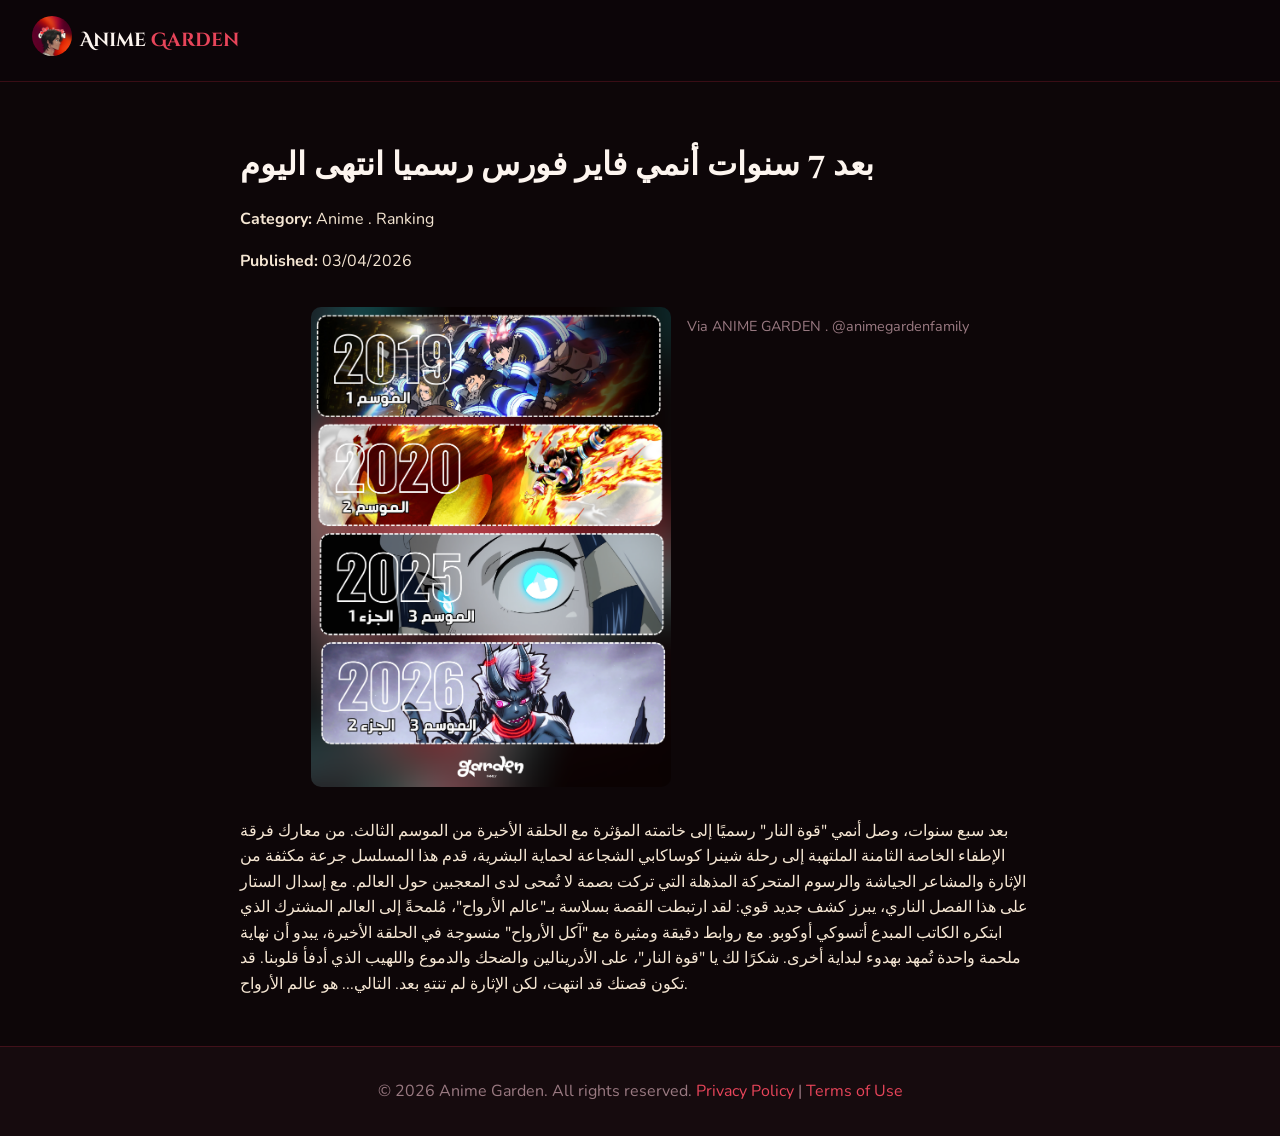
<file: fireforce.html>
<!DOCTYPE html>
<html lang="en">
<head>
<meta charset="UTF-8">
<meta name="viewport" content="width=device-width, initial-scale=1.0">
<title>بعد 7 سنوات أنمي فاير فورس رسميا انتهى اليوم - Anime Garden</title>
<link href="https://fonts.googleapis.com/css2?family=Cinzel+Decorative:wght@700;900&family=Nunito:wght@400;600;700&family=Noto+Serif+JP:wght@400;700&display=swap" rel="stylesheet">
<link rel="stylesheet" href="styles.css">
<link rel="icon" href="logo1.png" type="image/png">
<meta name="description" content="أنميات مع
 أجزاء مؤكدة">
<meta property="og:title" content="One Piece - Anime Garden">
<meta property="og:description" content="بعد 7 سنوات أنمي فاير فورس رسميا انتهى اليوم">
<meta property="og:image" content="assets/news-hot.svg">
</head>
<body>
  <header>
    <a class="logo" href="index.html">
      <div class="logo-icon"><img src="logo1.png" alt="Anime Garden Logo"></div>
      <span class="logo-text">Anime <span>Garden</span></span>
    </a>
  </header>

  <main>
    <article class="news-detail">
      <h1>بعد 7 سنوات أنمي فاير فورس رسميا انتهى اليوم</h1>
      <p><strong>Category:</strong> Anime . Ranking</p>
      <p><strong>Published:</strong> 03/04/2026</p>
      <figure>
        <img src="hhh (4).png" alt="onepiece" class="news-image">
        
        <figcaption>Via ANIME GARDEN . @animegardenfamily</figcaption>
      </figure>

      <p>بعد سبع سنوات، وصل أنمي "قوة النار" رسميًا إلى خاتمته المؤثرة مع الحلقة الأخيرة من الموسم الثالث.

من معارك فرقة الإطفاء الخاصة الثامنة الملتهبة إلى رحلة شينرا كوساكابي الشجاعة لحماية البشرية، قدم هذا المسلسل جرعة مكثفة من الإثارة والمشاعر الجياشة والرسوم المتحركة المذهلة التي تركت بصمة لا تُمحى لدى المعجبين حول العالم.

مع إسدال الستار على هذا الفصل الناري، يبرز كشف جديد قوي: لقد ارتبطت القصة بسلاسة بـ"عالم الأرواح"، مُلمحةً إلى العالم المشترك الذي ابتكره الكاتب المبدع أتسوكي أوكوبو.

مع روابط دقيقة ومثيرة مع "آكل الأرواح" منسوجة في الحلقة الأخيرة، يبدو أن نهاية ملحمة واحدة تُمهد بهدوء لبداية أخرى. شكرًا لك يا "قوة النار"، على الأدرينالين والضحك والدموع واللهيب الذي أدفأ قلوبنا.

قد تكون قصتك قد انتهت، لكن الإثارة لم تنتهِ بعد.

التالي... هو عالم الأرواح.</p>
     

    </article>
  </main>

  <footer>
    <p>© 2026 Anime Garden. All rights reserved. <a href="privacy-policy.html">Privacy Policy</a> | <a href="terms.html">Terms of Use</a></p>
  </footer>
</body>
</html>
</file>
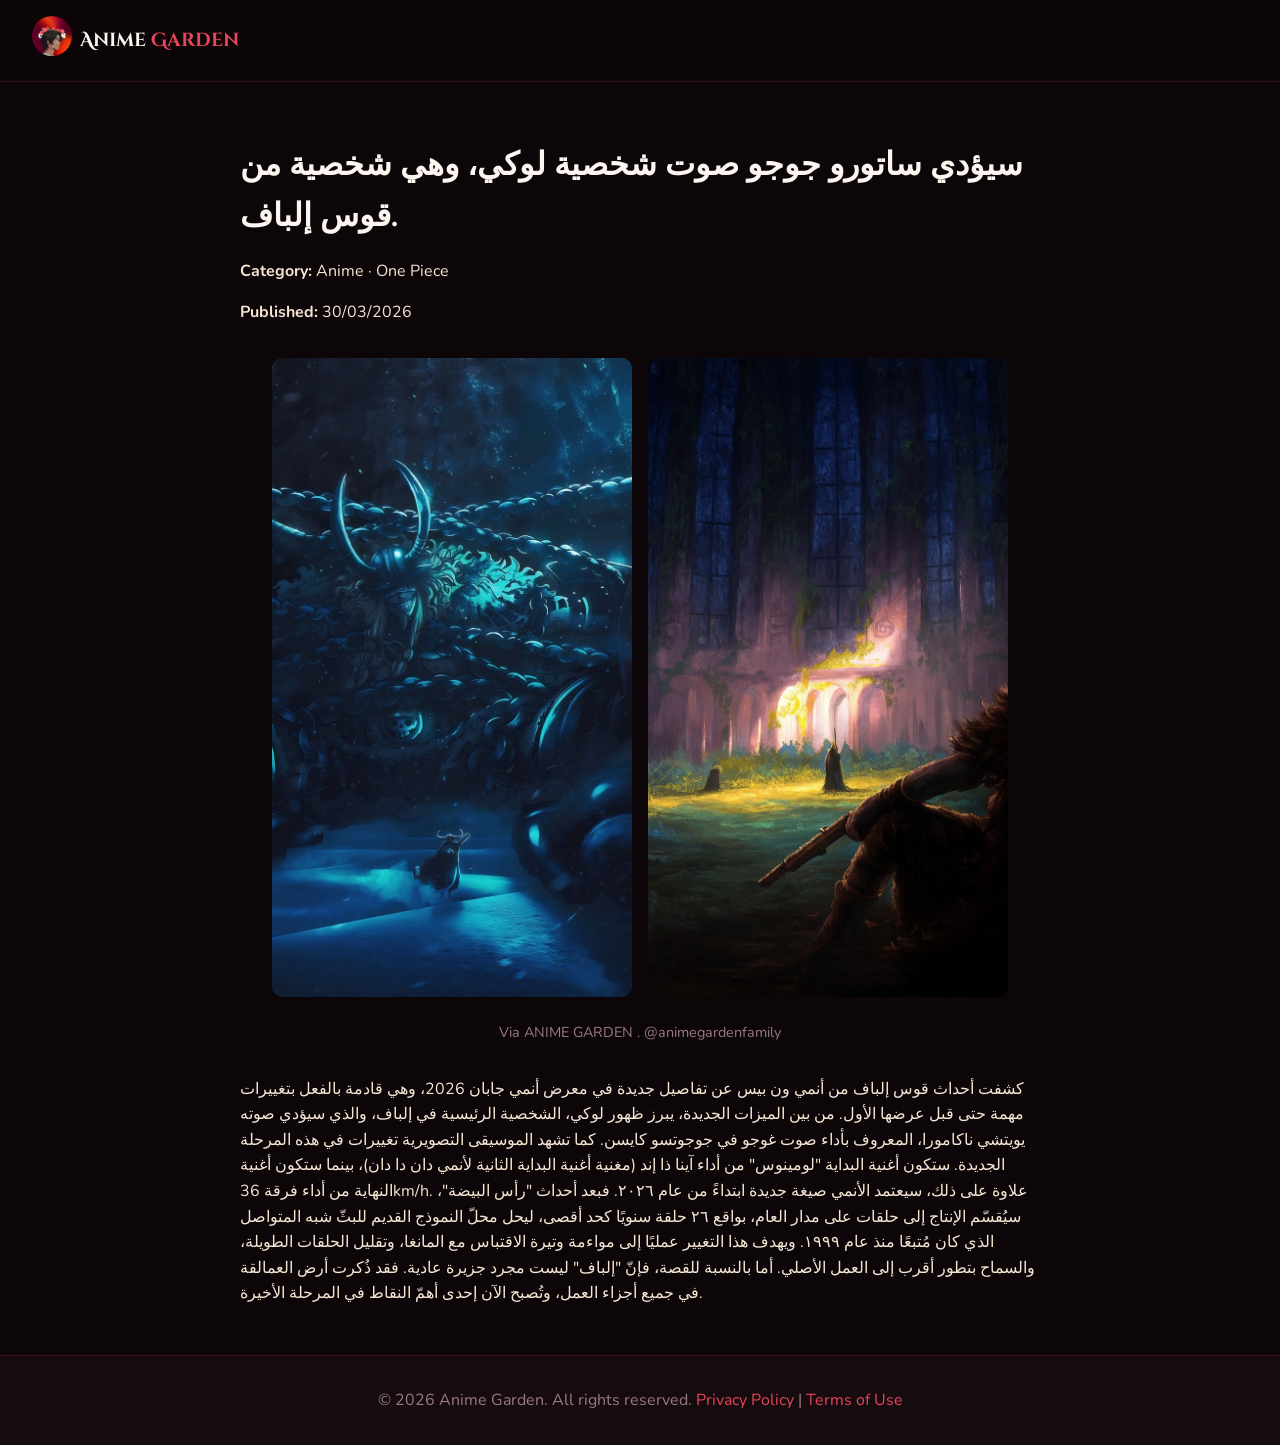
<file: onepice1anime.html>
<!DOCTYPE html>
<html lang="en">
<head>
<meta charset="UTF-8">
<meta name="viewport" content="width=device-width, initial-scale=1.0">
<title>One Piece - Anime Garden</title>
<link href="https://fonts.googleapis.com/css2?family=Cinzel+Decorative:wght@700;900&family=Nunito:wght@400;600;700&family=Noto+Serif+JP:wght@400;700&display=swap" rel="stylesheet">
<link rel="stylesheet" href="styles.css">
<link rel="icon" href="logo1.png" type="image/png">
<meta name="description" content="سيؤدي ساتورو جوجو صوت شخصية لوكي، وهي شخصية من قوس إلباف.">
<meta property="og:title" content="One Piece - Anime Garden">
<meta property="og:description" content="سيؤدي ساتورو جوجو صوت شخصية لوكي، وهي شخصية من قوس إلباف.">
<meta property="og:image" content="assets/news-hot.svg">
</head>
<body>
  <header>
    <a class="logo" href="index.html">
      <div class="logo-icon"><img src="logo1.png" alt="Anime Garden Logo"></div>
      <span class="logo-text">Anime <span>Garden</span></span>
    </a>
  </header>

  <main>
    <article class="news-detail">
      <h1>سيؤدي ساتورو جوجو صوت شخصية لوكي، وهي شخصية من قوس إلباف.</h1>
      <p><strong>Category:</strong> Anime · One Piece</p>
      <p><strong>Published:</strong> 30/03/2026</p>
      <figure>
        <img src="onepice1.jpg" alt="onepiece" class="news-image">
        <img src="onepiece1_2.jpg" alt="onepiece" class="news-image">
        <figcaption>Via ANIME GARDEN . @animegardenfamily</figcaption>
      </figure>
      <p>كشفت أحداث قوس إلباف من أنمي ون بيس عن تفاصيل جديدة في معرض أنمي جابان 2026، وهي قادمة بالفعل بتغييرات مهمة حتى قبل عرضها الأول.

من بين الميزات الجديدة، يبرز ظهور لوكي، الشخصية الرئيسية في إلباف، والذي سيؤدي صوته يويتشي ناكامورا، المعروف بأداء صوت غوجو في جوجوتسو كايسن.

كما تشهد الموسيقى التصويرية تغييرات في هذه المرحلة الجديدة. ستكون أغنية البداية "لومينوس" من أداء آينا ذا إند (مغنية أغنية البداية الثانية لأنمي دان دا دان)، بينما ستكون أغنية النهاية من أداء فرقة 36km/h.


علاوة على ذلك، سيعتمد الأنمي صيغة جديدة ابتداءً من عام ٢٠٢٦. فبعد أحداث "رأس البيضة"، سيُقسّم الإنتاج إلى حلقات على مدار العام، بواقع ٢٦ حلقة سنويًا كحد أقصى، ليحل محلّ النموذج القديم للبثّ شبه المتواصل الذي كان مُتبعًا منذ عام ١٩٩٩.

ويهدف هذا التغيير عمليًا إلى مواءمة وتيرة الاقتباس مع المانغا، وتقليل الحلقات الطويلة، والسماح بتطور أقرب إلى العمل الأصلي.

أما بالنسبة للقصة، فإنّ "إلباف" ليست مجرد جزيرة عادية. فقد ذُكرت أرض العمالقة في جميع أجزاء العمل، وتُصبح الآن إحدى أهمّ النقاط في المرحلة الأخيرة.</p>
    </article>
  </main>

  <footer>
    <p>© 2026 Anime Garden. All rights reserved. <a href="privacy-policy.html">Privacy Policy</a> | <a href="terms.html">Terms of Use</a></p>
  </footer>
</body>
</html>
</file>
<file: styles.css>
/* General Styles */
body {
  margin: 0;
  padding: 0;
  font-family: 'Nunito', sans-serif;
  background-color: #0d0608;
  color: #f5e6d3;
  line-height: 1.6;
}

/* Header Styles */
header {
  background: rgba(13, 6, 8, 0.92);
  padding: 1rem 2rem;
  display: flex;
  align-items: center;
  justify-content: space-between;
  border-bottom: 1px solid rgba(192, 39, 61, 0.25);
}

.logo {
  display: flex;
  align-items: center;
  text-decoration: none;
}

.logo-icon img {
  width: 40px;
  height: 40px;
  border-radius: 50%;
}

.logo-text {
  font-family: 'Cinzel Decorative', serif;
  font-size: 1.2rem;
  font-weight: bold;
  color: #fdf5ef;
  margin-left: 0.5rem;
}

.logo-text span {
  color: #e8455a;
}

/* Main Content Styles */
main {
  padding: 2rem;
  max-width: 800px;
  margin: 0 auto;
}

.news-detail h1 {
  font-family: 'Cinzel Decorative', serif;
  font-size: 2rem;
  color: #fdf5ef;
  margin-bottom: 1rem;
}

.news-detail p {
  margin-bottom: 1rem;
}

.news-detail figure {
  display: flex;
  flex-wrap: wrap;
  justify-content: center;
  gap: 1rem;
  margin: 2rem 0;
  text-align: center;
}

.news-detail img.news-image {
  max-width: 45%; /* Adjusted width for side-by-side layout */
  height: auto;
  border-radius: 10px;
}

.news-detail figcaption {
  font-size: 0.9rem;
  color: #9a7a82;
  margin-top: 0.5rem;
}

/* Footer Styles */
footer {
  background: #160b0e;
  color: #9a7a82;
  text-align: center;
  padding: 1rem 0;
  border-top: 1px solid rgba(192, 39, 61, 0.25);
}

footer a {
  color: #e8455a;
  text-decoration: none;
}

footer a:hover {
  color: #f0758a;
}
</file>
